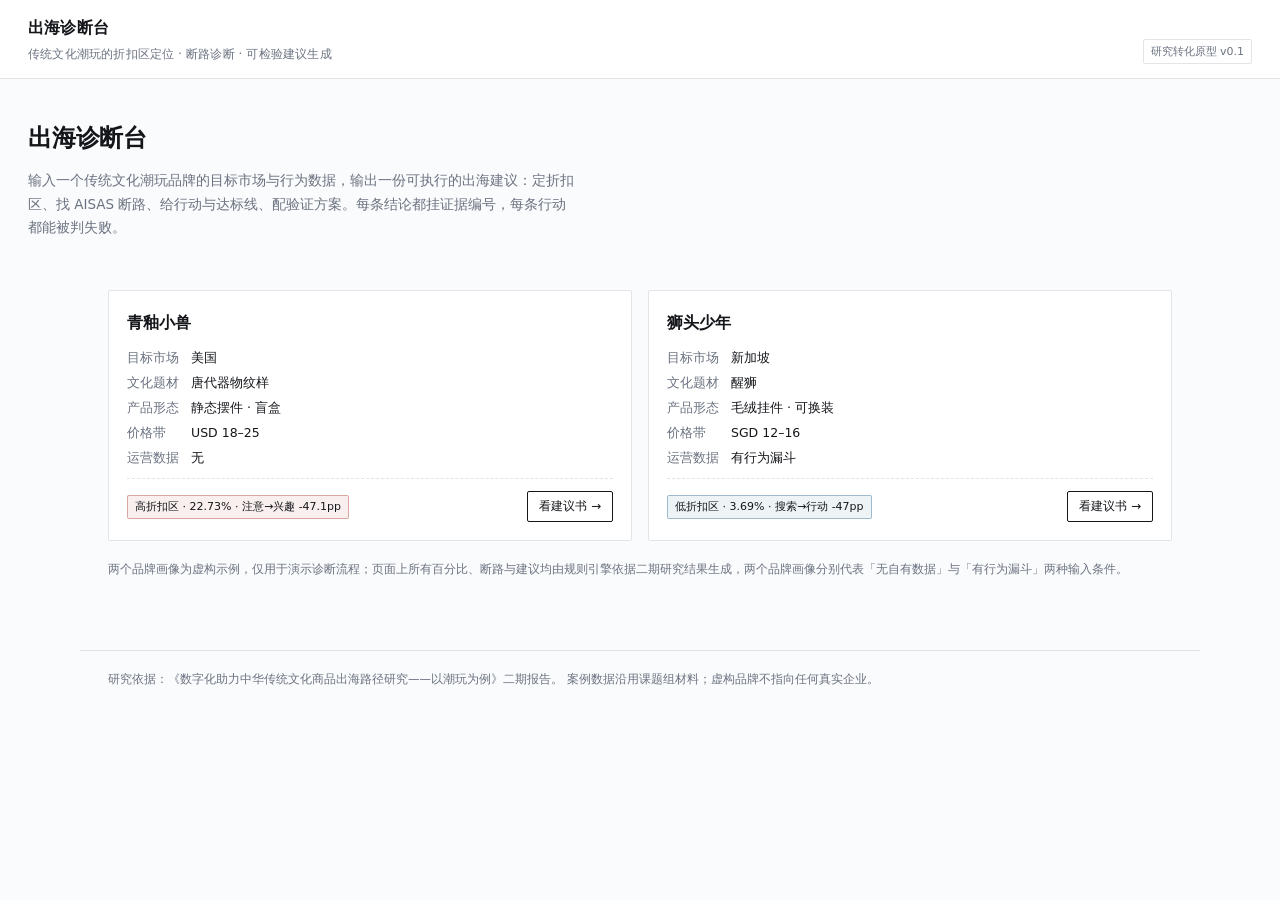
<file: index.html>
<!doctype html>
<html lang="zh-CN"><head><meta charset="utf-8">
<meta name="viewport" content="width=device-width,initial-scale=1">
<title>出海诊断台 · 传统文化潮玩</title>
<link rel="stylesheet" href="assets/style.css">
</head><body>
<div class="top">
  <div class="brand"><a href="index.html">出海诊断台</a><small>传统文化潮玩的折扣区定位 · 断路诊断 · 可检验建议生成</small></div>
  <div class="tag">研究转化原型 v0.1</div>
</div>
<div class="hero">
  <h1>出海诊断台</h1>
  <p>输入一个传统文化潮玩品牌的目标市场与行为数据，输出一份可执行的出海建议：定折扣区、找 AISAS 断路、给行动与达标线、配验证方案。每条结论都挂证据编号，每条行动都能被判失败。</p>
</div>
<div class="wrap">
  <div class="cards"><div class="card">
      <h2>青釉小兽</h2>
      <dl class="kv">
        <dt>目标市场</dt><dd>美国</dd>
        <dt>文化题材</dt><dd>唐代器物纹样</dd>
        <dt>产品形态</dt><dd>静态摆件 · 盲盒</dd>
        <dt>价格带</dt><dd>USD 18–25</dd>
        <dt>运营数据</dt><dd>无</dd>
      </dl>
      <div class="cardfoot">
        <span class="zone z-high">高折扣区 · 22.73% · 注意→兴趣 -47.1pp</span>
        <a class="go" href="brand-qingyou.html">看建议书 →</a>
      </div>
    </div>
<div class="card">
      <h2>狮头少年</h2>
      <dl class="kv">
        <dt>目标市场</dt><dd>新加坡</dd>
        <dt>文化题材</dt><dd>醒狮</dd>
        <dt>产品形态</dt><dd>毛绒挂件 · 可换装</dd>
        <dt>价格带</dt><dd>SGD 12–16</dd>
        <dt>运营数据</dt><dd>有行为漏斗</dd>
      </dl>
      <div class="cardfoot">
        <span class="zone z-low">低折扣区 · 3.69% · 搜索→行动 -47pp</span>
        <a class="go" href="brand-shishi.html">看建议书 →</a>
      </div>
    </div></div>
  <p style="font-size:12px;color:var(--sub);margin-top:18px">
    两个品牌画像为虚构示例，仅用于演示诊断流程；页面上所有百分比、断路与建议均由规则引擎依据二期研究结果生成，两个品牌画像分别代表「无自有数据」与「有行为漏斗」两种输入条件。
  </p>
</div>
<footer>
  研究依据：《数字化助力中华传统文化商品出海路径研究——以潮玩为例》二期报告。
  案例数据沿用课题组材料；虚构品牌不指向任何真实企业。
</footer>
</body></html>
</file>
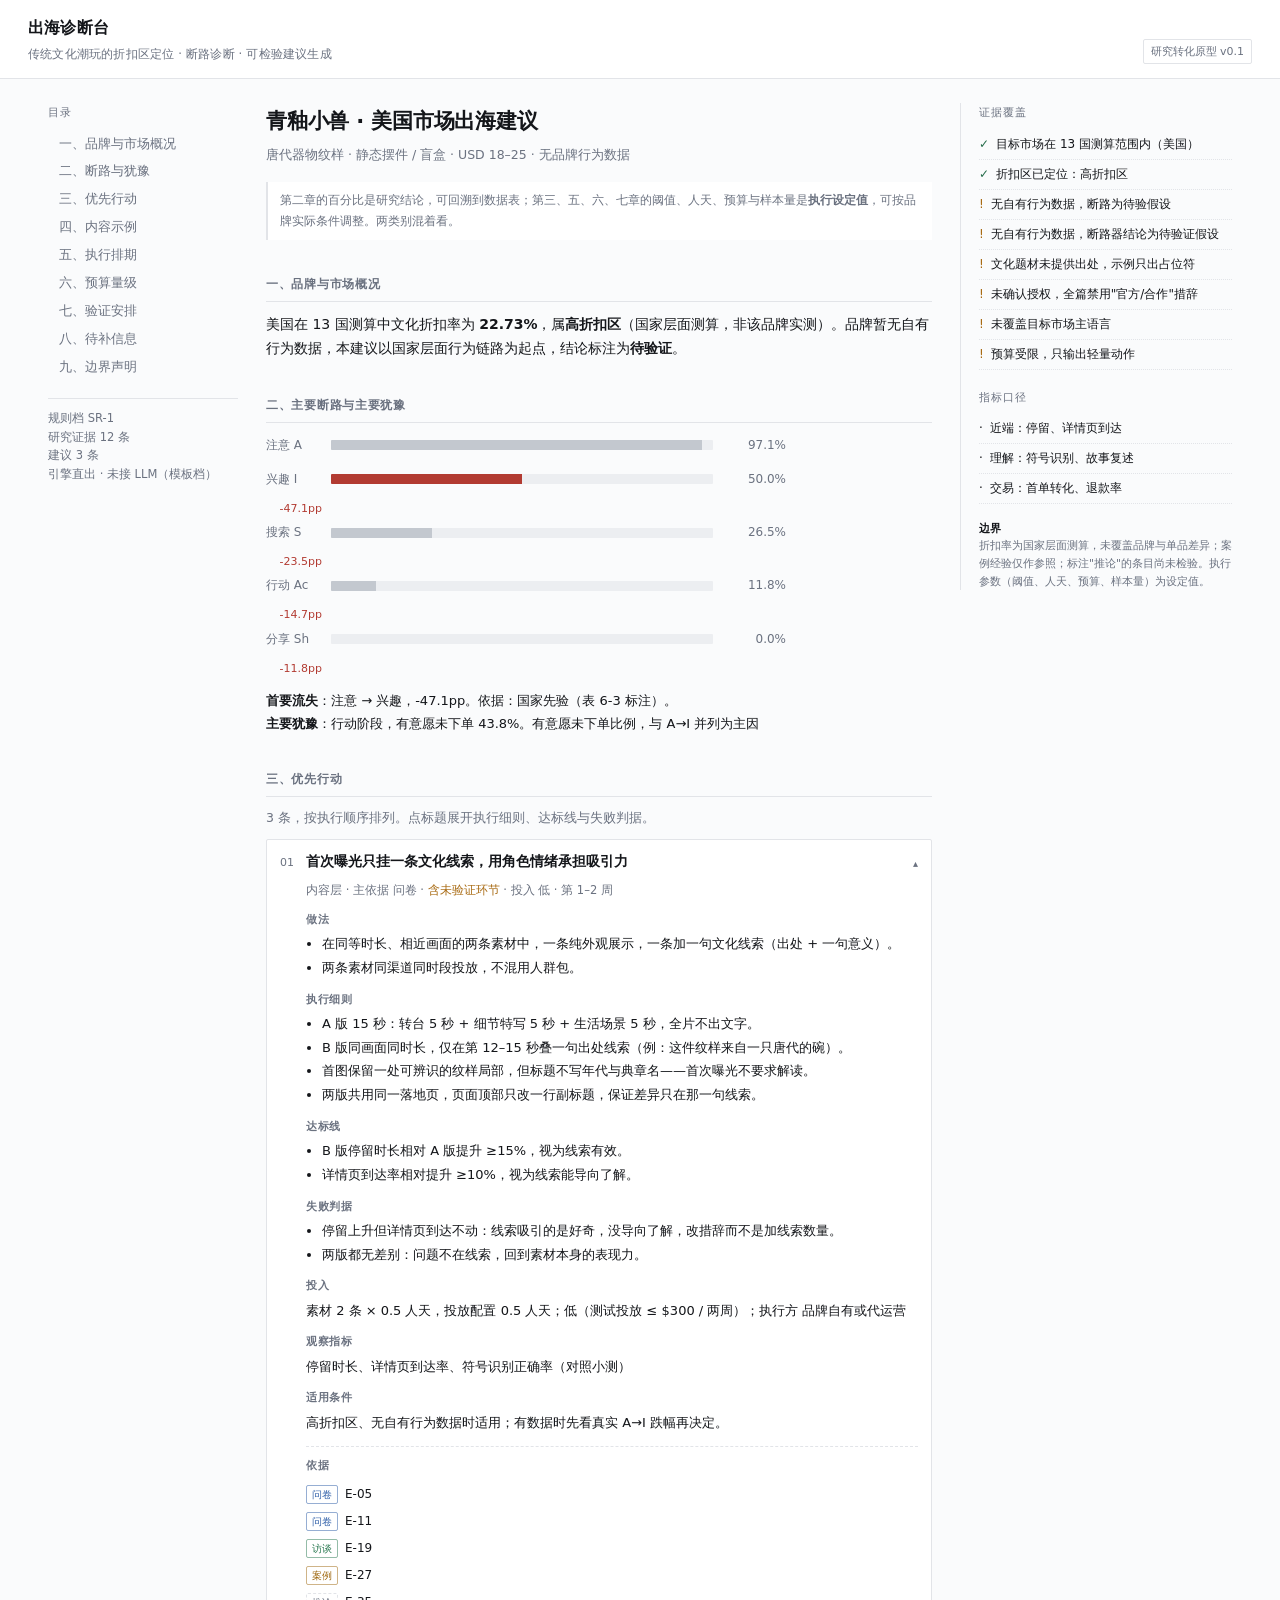
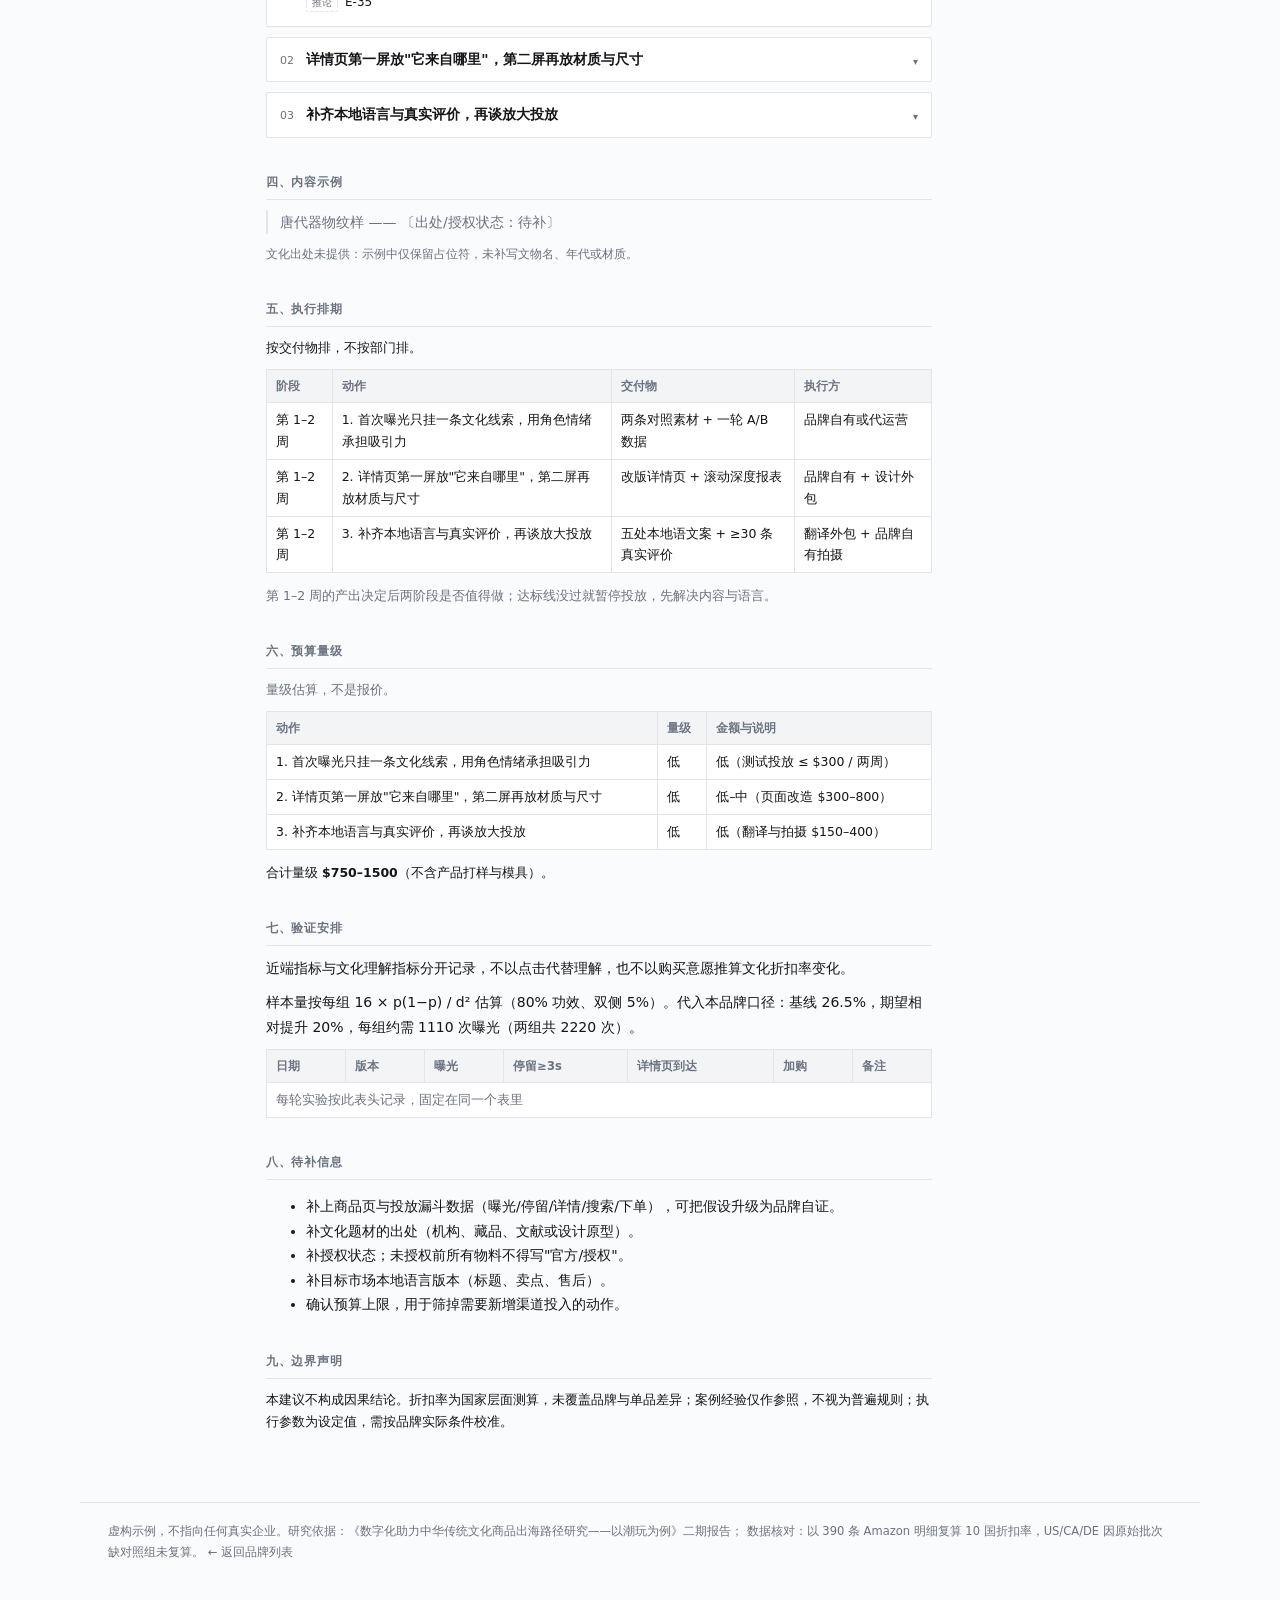
<file: brand-qingyou.html>
<!doctype html>
<html lang="zh-CN"><head><meta charset="utf-8">
<meta name="viewport" content="width=device-width,initial-scale=1">
<title>青釉小兽 · 美国市场出海建议</title>
<link rel="stylesheet" href="assets/style.css">
</head><body>
<div class="top">
  <div class="brand"><a href="index.html">出海诊断台</a><small>传统文化潮玩的折扣区定位 · 断路诊断 · 可检验建议生成</small></div>
  <div class="tag">研究转化原型 v0.1</div>
</div>
<div class="doc">
  <nav class="toc">
    <p class="lbl">目录</p>
    <ol>
      <li><a href="#s1">一、品牌与市场概况</a></li>
      <li><a href="#s2">二、断路与犹豫</a></li>
      <li><a href="#s3">三、优先行动</a></li>
      <li><a href="#s4">四、内容示例</a></li>
      <li><a href="#s5">五、执行排期</a></li>
      <li><a href="#s6">六、预算量级</a></li>
      <li><a href="#s7">七、验证安排</a></li>
      <li><a href="#s8">八、待补信息</a></li>
      <li><a href="#s9">九、边界声明</a></li>
    </ol>
    <div class="meta">规则档 SR-1<br>
      研究证据 12 条<br>
      建议 3 条<br>
      引擎直出 · 未接 LLM（模板档）</div>
  </nav>

  <article>
    <h1>青釉小兽 · 美国市场出海建议</h1>
    <p class="sub">唐代器物纹样 · 静态摆件 / 盲盒 · USD 18–25 · 无品牌行为数据</p>
    <div class="howto">第二章的百分比是研究结论，可回溯到数据表；第三、五、六、七章的阈值、人天、预算与样本量是<b>执行设定值</b>，可按品牌实际条件调整。两类别混着看。</div>

    <h2 class="sec" id="s1">一、品牌与市场概况</h2>
    <p>美国在 13 国测算中文化折扣率为 <b>22.73%</b>，属<b>高折扣区</b>（国家层面测算，非该品牌实测）。品牌暂无自有行为数据，本建议以国家层面行为链路为起点，结论标注为<b>待验证</b>。</p>
    

    <h2 class="sec" id="s2">二、主要断路与主要犹豫</h2>
    <div class="funnel"><div class="row"><span class="st">注意 A</span>
      <span class="bar"><i class="" style="width:97.1%"></i></span>
      <span class="v mono">97.1%</span>
      <span class="d mono"></span></div><div class="row"><span class="st">兴趣 I</span>
      <span class="bar"><i class="pri" style="width:50%"></i></span>
      <span class="v mono">50.0%</span>
      <span class="d mono">-47.1pp</span></div><div class="row"><span class="st">搜索 S</span>
      <span class="bar"><i class="" style="width:26.5%"></i></span>
      <span class="v mono">26.5%</span>
      <span class="d mono">-23.5pp</span></div><div class="row"><span class="st">行动 Ac</span>
      <span class="bar"><i class="" style="width:11.8%"></i></span>
      <span class="v mono">11.8%</span>
      <span class="d mono">-14.7pp</span></div><div class="row"><span class="st">分享 Sh</span>
      <span class="bar"><i class="" style="width:0%"></i></span>
      <span class="v mono">0.0%</span>
      <span class="d mono">-11.8pp</span></div></div>
    <p style="font-size:13px"><b>首要流失</b>：注意 → 兴趣，<span class="mono">-47.1pp</span>。依据：国家先验（表 6-3 标注）。<br>
      <b>主要犹豫</b>：行动阶段，有意愿未下单 <span class="mono">43.8%</span>。有意愿未下单比例，与 A→I 并列为主因</p>
    

    <h2 class="sec" id="s3">三、优先行动</h2>
    <p style="font-size:12.5px;color:var(--sub)">3 条，按执行顺序排列。点标题展开执行细则、达标线与失败判据。</p>
    <details class="rec" open>
  <summary><span class="n mono">01</span>
    <h3>首次曝光只挂一条文化线索，用角色情绪承担吸引力</h3><span class="chev"></span></summary>
  <div class="recbody">
    <div class="meta-line">内容层 · 主依据 问卷 · <em>含未验证环节</em> · 投入 低 · 第 1–2 周</div>
    <div class="block"><h4>做法</h4><ul><li>在同等时长、相近画面的两条素材中，一条纯外观展示，一条加一句文化线索（出处 + 一句意义）。</li><li>两条素材同渠道同时段投放，不混用人群包。</li></ul></div>
    <div class="block"><h4>执行细则</h4><ul><li>A 版 15 秒：转台 5 秒 + 细节特写 5 秒 + 生活场景 5 秒，全片不出文字。</li><li>B 版同画面同时长，仅在第 12–15 秒叠一句出处线索（例：这件纹样来自一只唐代的碗）。</li><li>首图保留一处可辨识的纹样局部，但标题不写年代与典章名——首次曝光不要求解读。</li><li>两版共用同一落地页，页面顶部只改一行副标题，保证差异只在那一句线索。</li></ul></div>
    <div class="block"><h4>达标线</h4><ul><li>B 版停留时长相对 A 版提升 ≥15%，视为线索有效。</li><li>详情页到达率相对提升 ≥10%，视为线索能导向了解。</li></ul></div>
    <div class="block"><h4>失败判据</h4><ul><li>停留上升但详情页到达不动：线索吸引的是好奇，没导向了解，改措辞而不是加线索数量。</li><li>两版都无差别：问题不在线索，回到素材本身的表现力。</li></ul></div>
    <div class="block"><h4>投入</h4><p style="margin:0">素材 2 条 × 0.5 人天，投放配置 0.5 人天；低（测试投放 ≤ $300 / 两周）；执行方 品牌自有或代运营</p></div>
    <div class="block"><h4>观察指标</h4><p style="margin:0">停留时长、详情页到达率、符号识别正确率（对照小测）</p></div>
    <div class="block"><h4>适用条件</h4><p style="margin:0">高折扣区、无自有行为数据时适用；有数据时先看真实 A→I 跌幅再决定。</p></div>
    <div class="ev"><h4 style="margin:0 0 2px;font-size:11px;letter-spacing:.06em;color:var(--sub);text-transform:uppercase">依据</h4><span class="evline"><span class="badge b-survey">问卷</span><span class="mono">E-05</span></span><span class="evline"><span class="badge b-survey">问卷</span><span class="mono">E-11</span></span><span class="evline"><span class="badge b-interview">访谈</span><span class="mono">E-19</span></span><span class="evline"><span class="badge b-case">案例</span><span class="mono">E-27</span></span><span class="evline"><span class="badge b-inference">推论</span><span class="mono">E-35</span></span></div>
  </div>
</details>
<details class="rec">
  <summary><span class="n mono">02</span>
    <h3>详情页第一屏放&quot;它来自哪里&quot;，第二屏再放材质与尺寸</h3><span class="chev"></span></summary>
  <div class="recbody">
    <div class="meta-line">内容层 · 主依据 问卷 · <em>含未验证环节</em> · 投入 低 · 第 1–2 周</div>
    <div class="block"><h4>做法</h4><ul><li>形成兴趣后的第二触点承接出处：角色来源、题材名称、时代或地域、授权状态。</li><li>解释按三层组织：一句概览 → 一屏故事 → 可展开的细节。</li></ul></div>
    <div class="block"><h4>执行细则</h4><ul><li>第 1 屏：一句概览（角色名 + 一句来历），不超过 40 字。</li><li>第 2 屏：一屏故事，配一张出处图或博物馆编号。</li><li>第 3 屏：出处卡（题材名称 / 年代 / 一句意义 / 授权状态），可展开。</li><li>材质、尺寸、重量放到第 4 屏之后——先回答&quot;它是什么&quot;，再回答&quot;它多大&quot;。</li></ul></div>
    <div class="block"><h4>达标线</h4><ul><li>滚动深度 ≥60% 的访客占比提升 ≥8pp。</li><li>文化问答页到达率 ≥15%。</li></ul></div>
    <div class="block"><h4>失败判据</h4><ul><li>滚动深度提升但问答页到达不动：入口太深，把出处卡从第 3 屏提到第 2 屏再测。</li><li>滚动深度反而下降：梗概太长，砍到 40 字以内。</li></ul></div>
    <div class="block"><h4>投入</h4><p style="margin:0">文案 1 人天、设计 1.5 人天；低–中（页面改造 $300–800）；执行方 品牌自有 + 设计外包</p></div>
    <div class="block"><h4>观察指标</h4><p style="margin:0">详情页滚动深度、文化问答页到达率、故事复述准确率</p></div>
    <div class="block"><h4>适用条件</h4><p style="margin:0">文化题材有可核对出处时适用；出处缺失时本条的示例部分留占位符。</p></div>
    <div class="ev"><h4 style="margin:0 0 2px;font-size:11px;letter-spacing:.06em;color:var(--sub);text-transform:uppercase">依据</h4><span class="evline"><span class="badge b-survey">问卷</span><span class="mono">E-08</span></span><span class="evline"><span class="badge b-inference">推论</span><span class="mono">E-36</span></span><span class="evline"><span class="badge b-interview">访谈</span><span class="mono">E-20</span></span></div>
  </div>
</details>
<details class="rec">
  <summary><span class="n mono">03</span>
    <h3>补齐本地语言与真实评价，再谈放大投放</h3><span class="chev"></span></summary>
  <div class="recbody">
    <div class="meta-line">本地化层 · 主依据 问卷 · 投入 低 · 第 1–2 周</div>
    <div class="block"><h4>做法</h4><ul><li>商品页与售后条款按本地语言重写，不用机翻直贴。</li><li>评价稀缺时用开箱实录、工厂实拍、材质实测替代，不购买虚假评价。</li></ul></div>
    <div class="block"><h4>执行细则</h4><ul><li>必须重写的五处：标题 / 5 条卖点 / 尺码材质表 / 退换条款 / 客服 FAQ。</li><li>机翻之后由母语者逐条校对，不接受&quot;能看懂就算&quot;。</li><li>评价区补足前，用 3 条开箱实录（每条 30–60 秒）+ 2 组材质实测图填位。</li><li>把&quot;语言完成 + 评价 ≥30 条&quot;设为投放闸门，写在广告后台的备注里。</li></ul></div>
    <div class="block"><h4>达标线</h4><ul><li>母语者盲评 10 条文案，&quot;可直接上线&quot;≥8 条。</li><li>真实评价 ≥30 条且均分 ≥4.3，才允许加预算。</li></ul></div>
    <div class="block"><h4>失败判据</h4><ul><li>语言改完搜索放弃率不变：问题在评价与信任，不在语言，转去做评价建设。</li><li>评价补到 30 条转化仍不动：价格或物流是瓶颈，回到交易条件排查。</li></ul></div>
    <div class="block"><h4>投入</h4><p style="margin:0">翻译 1–2 人天、母语校对 0.5 人天；低（翻译与拍摄 $150–400）；执行方 翻译外包 + 品牌自有拍摄</p></div>
    <div class="block"><h4>观察指标</h4><p style="margin:0">搜索阶段放弃率、评价区停留、咨询转化率</p></div>
    <div class="block"><h4>适用条件</h4><p style="margin:0">目标市场主语言未覆盖时必出；三区共性门槛。</p></div>
    <div class="ev"><h4 style="margin:0 0 2px;font-size:11px;letter-spacing:.06em;color:var(--sub);text-transform:uppercase">依据</h4><span class="evline"><span class="badge b-survey">问卷</span><span class="mono">E-12</span></span><span class="evline"><span class="badge b-survey">问卷</span><span class="mono">E-13</span></span><span class="evline"><span class="badge b-survey">问卷</span><span class="mono">E-14</span></span><span class="evline"><span class="badge b-survey">问卷</span><span class="mono">E-18</span></span></div>
  </div>
</details>

    <h2 class="sec" id="s4">四、内容示例</h2>
    <p style="border-left:2px solid var(--line);padding-left:12px;color:var(--sub)">唐代器物纹样 —— 〔出处/授权状态：待补〕</p>
    <p style="font-size:12px;color:var(--sub)">文化出处未提供：示例中仅保留占位符，未补写文物名、年代或材质。</p>

    <h2 class="sec" id="s5">五、执行排期</h2>
    <p style="font-size:12.5px">按交付物排，不按部门排。</p>
    <table><thead><tr><th>阶段</th><th>动作</th><th>交付物</th><th>执行方</th></tr></thead><tbody><tr><td>第 1–2 周</td><td>1. 首次曝光只挂一条文化线索，用角色情绪承担吸引力</td>
      <td>两条对照素材 + 一轮 A/B 数据</td><td>品牌自有或代运营</td></tr><tr><td>第 1–2 周</td><td>2. 详情页第一屏放&quot;它来自哪里&quot;，第二屏再放材质与尺寸</td>
      <td>改版详情页 + 滚动深度报表</td><td>品牌自有 + 设计外包</td></tr><tr><td>第 1–2 周</td><td>3. 补齐本地语言与真实评价，再谈放大投放</td>
      <td>五处本地语文案 + ≥30 条真实评价</td><td>翻译外包 + 品牌自有拍摄</td></tr></tbody></table>
    <p style="font-size:12.5px;color:var(--sub)">第 1–2 周的产出决定后两阶段是否值得做；达标线没过就暂停投放，先解决内容与语言。</p>

    <h2 class="sec" id="s6">六、预算量级</h2>
    <p style="font-size:12.5px;color:var(--sub)">量级估算，不是报价。</p>
    <table><thead><tr><th>动作</th><th>量级</th><th>金额与说明</th></tr></thead><tbody><tr><td>1. 首次曝光只挂一条文化线索，用角色情绪承担吸引力</td><td>低</td><td>低（测试投放 ≤ $300 / 两周）</td></tr><tr><td>2. 详情页第一屏放&quot;它来自哪里&quot;，第二屏再放材质与尺寸</td><td>低</td><td>低–中（页面改造 $300–800）</td></tr><tr><td>3. 补齐本地语言与真实评价，再谈放大投放</td><td>低</td><td>低（翻译与拍摄 $150–400）</td></tr></tbody></table>
    <p style="font-size:12.5px">合计量级 <b class="mono">$750–1500</b>（不含产品打样与模具）。</p>

    <h2 class="sec" id="s7">七、验证安排</h2>
    <p>近端指标与文化理解指标分开记录，不以点击代替理解，也不以购买意愿推算文化折扣率变化。</p>
    <p>样本量按每组 <span class="mono">16 × p(1−p) / d²</span> 估算（80% 功效、双侧 5%）。代入本品牌口径：基线 26.5%，期望相对提升 20%，每组约需 1110 次曝光（两组共 2220 次）。</p>
    <table><thead><tr><th>日期</th><th>版本</th><th>曝光</th><th>停留≥3s</th><th>详情页到达</th><th>加购</th><th>备注</th></tr></thead>
      <tbody><tr><td colspan="7" style="color:var(--sub)">每轮实验按此表头记录，固定在同一个表里</td></tr></tbody></table>

    <h2 class="sec" id="s8">八、待补信息</h2>
    <ul><li>补上商品页与投放漏斗数据（曝光/停留/详情/搜索/下单），可把假设升级为品牌自证。</li><li>补文化题材的出处（机构、藏品、文献或设计原型）。</li><li>补授权状态；未授权前所有物料不得写&quot;官方/授权&quot;。</li><li>补目标市场本地语言版本（标题、卖点、售后）。</li><li>确认预算上限，用于筛掉需要新增渠道投入的动作。</li></ul>

    <h2 class="sec" id="s9">九、边界声明</h2>
    <p style="font-size:12.5px">本建议不构成因果结论。折扣率为国家层面测算，未覆盖品牌与单品差异；案例经验仅作参照，不视为普遍规则；执行参数为设定值，需按品牌实际条件校准。</p>
  </article>

  <aside>
  <p class="lbl">证据覆盖</p>
  <div class="chk"><span class="ok">✓</span><span>目标市场在 13 国测算范围内（美国）</span></div>
  <div class="chk"><span class="ok">✓</span><span>折扣区已定位：高折扣区</span></div>
  <div class="chk"><span class="no">!</span><span>无自有行为数据，断路为待验假设</span></div><div class="chk"><span class="no">!</span><span>无自有行为数据，断路器结论为待验证假设</span></div><div class="chk"><span class="no">!</span><span>文化题材未提供出处，示例只出占位符</span></div><div class="chk"><span class="no">!</span><span>未确认授权，全篇禁用&quot;官方/合作&quot;措辞</span></div><div class="chk"><span class="no">!</span><span>未覆盖目标市场主语言</span></div><div class="chk"><span class="no">!</span><span>预算受限，只输出轻量动作</span></div>
  <p class="lbl" style="margin-top:18px">指标口径</p>
  <div class="chk"><span>·</span><span>近端：停留、详情页到达</span></div>
  <div class="chk"><span>·</span><span>理解：符号识别、故事复述</span></div>
  <div class="chk"><span>·</span><span>交易：首单转化、退款率</span></div>
  <div class="note"><b>边界</b><br>折扣率为国家层面测算，未覆盖品牌与单品差异；案例经验仅作参照；标注"推论"的条目尚未检验。执行参数（阈值、人天、预算、样本量）为设定值。</div>
</aside>
</div>
<footer>
  虚构示例，不指向任何真实企业。研究依据：《数字化助力中华传统文化商品出海路径研究——以潮玩为例》二期报告；
  数据核对：以 390 条 Amazon 明细复算 10 国折扣率，US/CA/DE 因原始批次缺对照组未复算。
  <a href="index.html">← 返回品牌列表</a>
</footer>
</body></html>
</file>
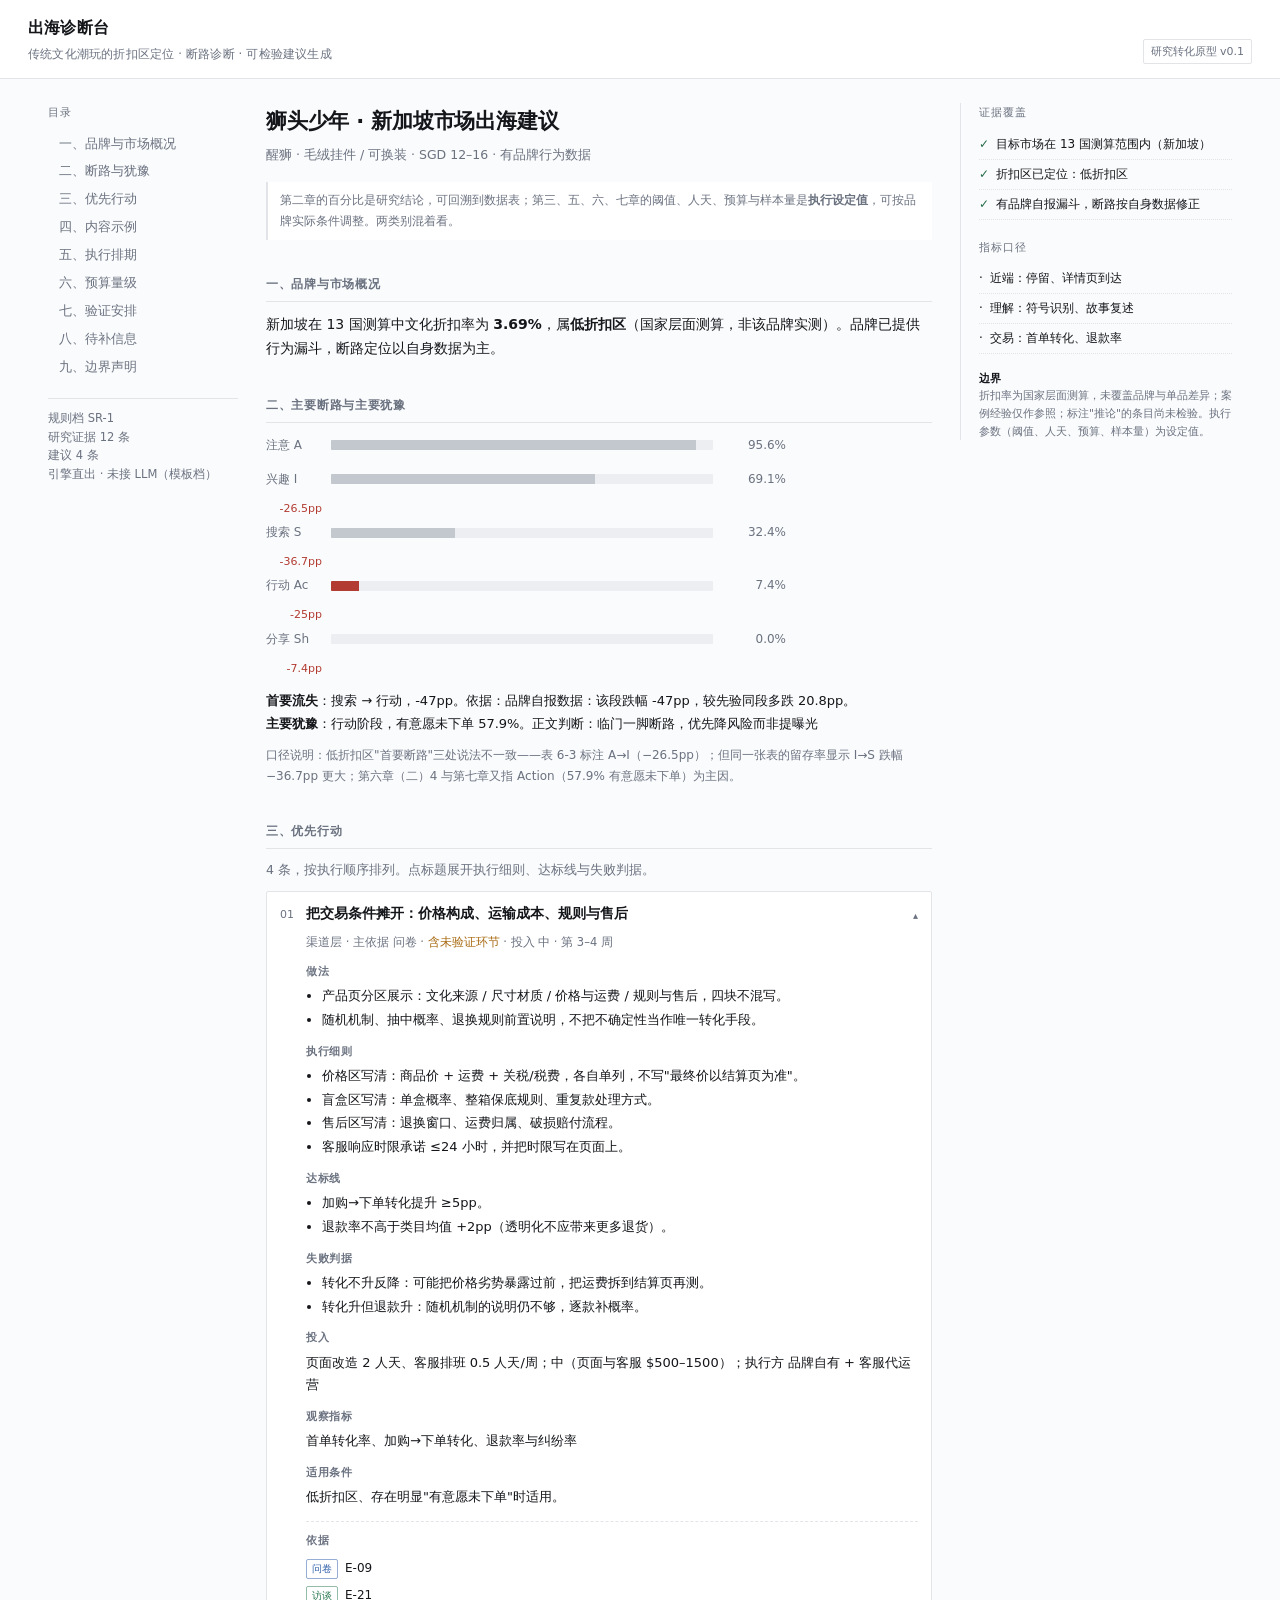
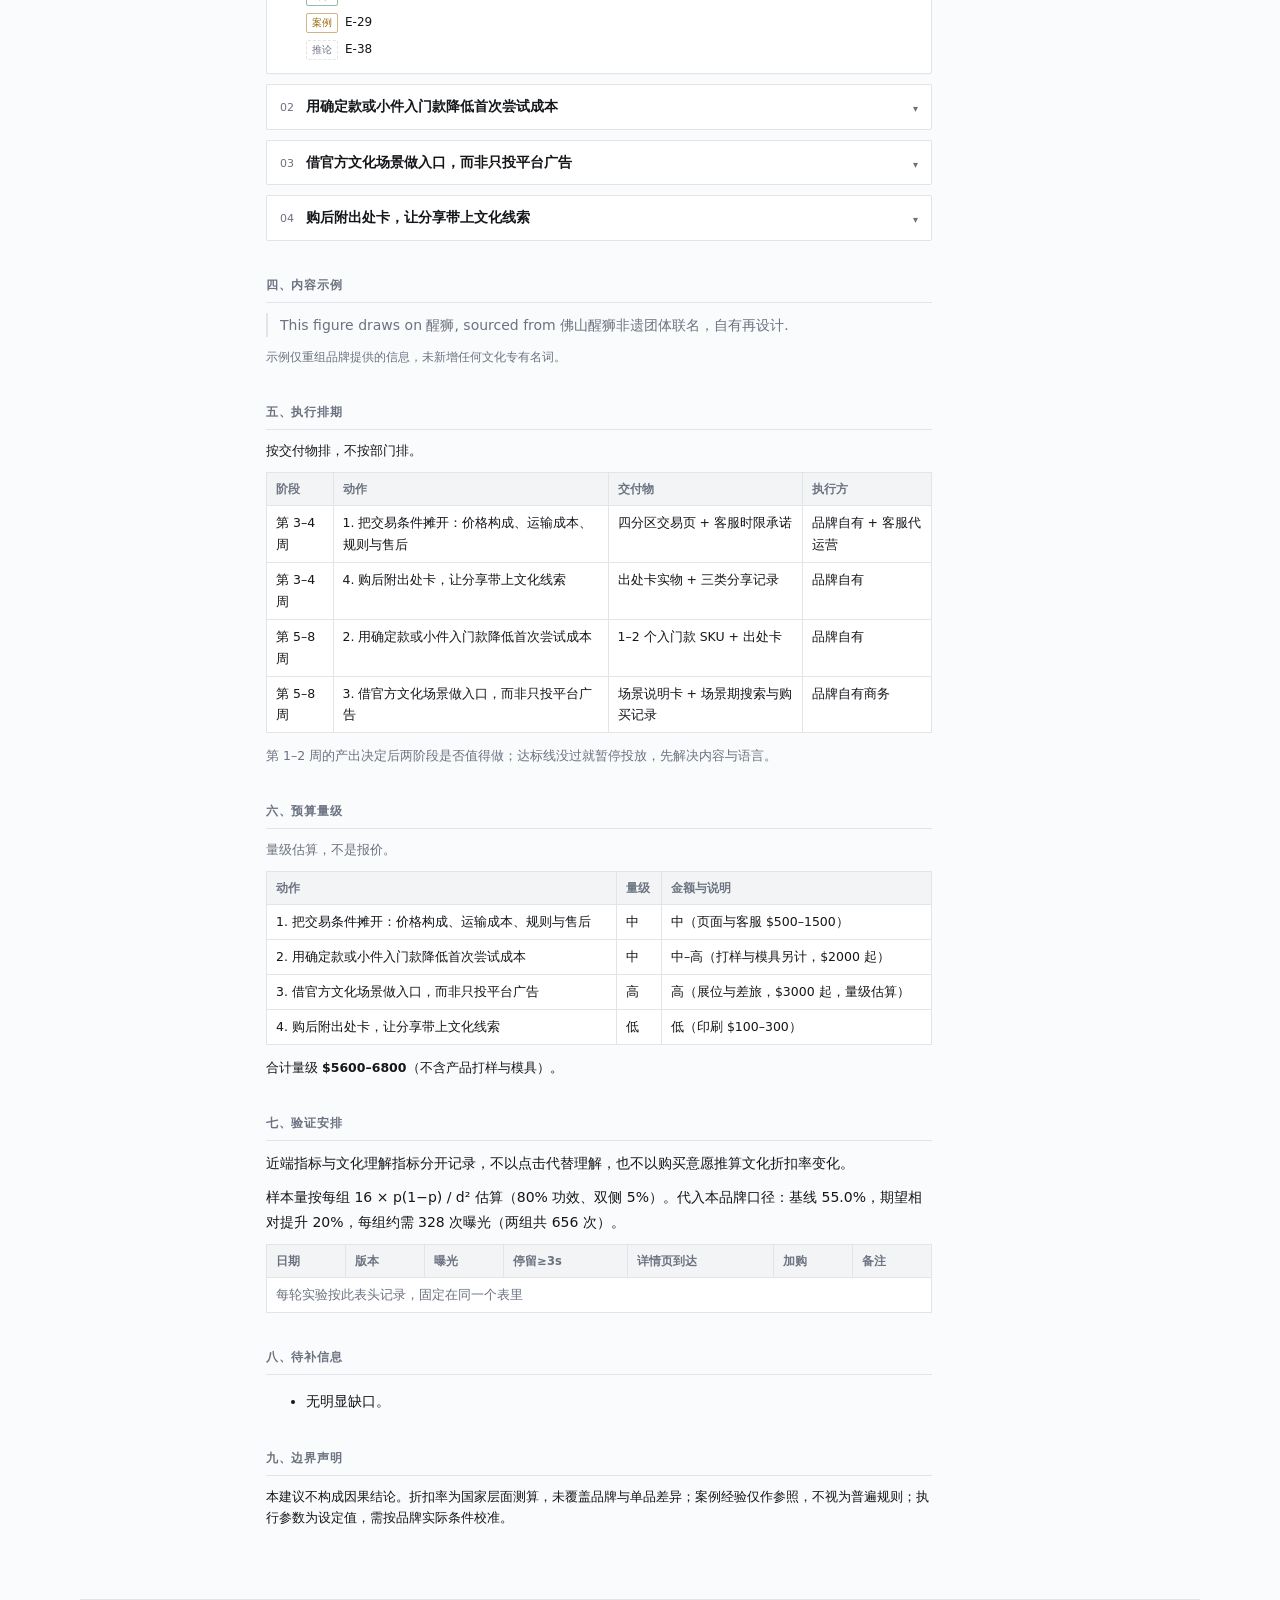
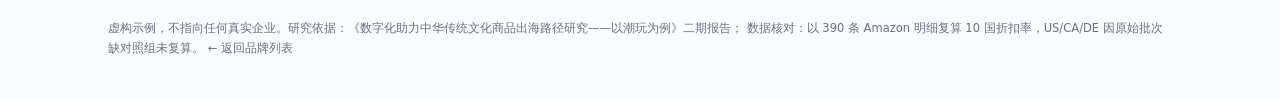
<file: brand-shishi.html>
<!doctype html>
<html lang="zh-CN"><head><meta charset="utf-8">
<meta name="viewport" content="width=device-width,initial-scale=1">
<title>狮头少年 · 新加坡市场出海建议</title>
<link rel="stylesheet" href="assets/style.css">
</head><body>
<div class="top">
  <div class="brand"><a href="index.html">出海诊断台</a><small>传统文化潮玩的折扣区定位 · 断路诊断 · 可检验建议生成</small></div>
  <div class="tag">研究转化原型 v0.1</div>
</div>
<div class="doc">
  <nav class="toc">
    <p class="lbl">目录</p>
    <ol>
      <li><a href="#s1">一、品牌与市场概况</a></li>
      <li><a href="#s2">二、断路与犹豫</a></li>
      <li><a href="#s3">三、优先行动</a></li>
      <li><a href="#s4">四、内容示例</a></li>
      <li><a href="#s5">五、执行排期</a></li>
      <li><a href="#s6">六、预算量级</a></li>
      <li><a href="#s7">七、验证安排</a></li>
      <li><a href="#s8">八、待补信息</a></li>
      <li><a href="#s9">九、边界声明</a></li>
    </ol>
    <div class="meta">规则档 SR-1<br>
      研究证据 12 条<br>
      建议 4 条<br>
      引擎直出 · 未接 LLM（模板档）</div>
  </nav>

  <article>
    <h1>狮头少年 · 新加坡市场出海建议</h1>
    <p class="sub">醒狮 · 毛绒挂件 / 可换装 · SGD 12–16 · 有品牌行为数据</p>
    <div class="howto">第二章的百分比是研究结论，可回溯到数据表；第三、五、六、七章的阈值、人天、预算与样本量是<b>执行设定值</b>，可按品牌实际条件调整。两类别混着看。</div>

    <h2 class="sec" id="s1">一、品牌与市场概况</h2>
    <p>新加坡在 13 国测算中文化折扣率为 <b>3.69%</b>，属<b>低折扣区</b>（国家层面测算，非该品牌实测）。品牌已提供行为漏斗，断路定位以自身数据为主。</p>
    

    <h2 class="sec" id="s2">二、主要断路与主要犹豫</h2>
    <div class="funnel"><div class="row"><span class="st">注意 A</span>
      <span class="bar"><i class="" style="width:95.6%"></i></span>
      <span class="v mono">95.6%</span>
      <span class="d mono"></span></div><div class="row"><span class="st">兴趣 I</span>
      <span class="bar"><i class="" style="width:69.1%"></i></span>
      <span class="v mono">69.1%</span>
      <span class="d mono">-26.5pp</span></div><div class="row"><span class="st">搜索 S</span>
      <span class="bar"><i class="" style="width:32.4%"></i></span>
      <span class="v mono">32.4%</span>
      <span class="d mono">-36.7pp</span></div><div class="row"><span class="st">行动 Ac</span>
      <span class="bar"><i class="pri" style="width:7.4%"></i></span>
      <span class="v mono">7.4%</span>
      <span class="d mono">-25pp</span></div><div class="row"><span class="st">分享 Sh</span>
      <span class="bar"><i class="" style="width:0%"></i></span>
      <span class="v mono">0.0%</span>
      <span class="d mono">-7.4pp</span></div></div>
    <p style="font-size:13px"><b>首要流失</b>：搜索 → 行动，<span class="mono">-47pp</span>。依据：品牌自报数据：该段跌幅 -47pp，较先验同段多跌 20.8pp。<br>
      <b>主要犹豫</b>：行动阶段，有意愿未下单 <span class="mono">57.9%</span>。正文判断：临门一脚断路，优先降风险而非提曝光</p>
    <p style="font-size:12px;color:var(--sub)">口径说明：低折扣区&quot;首要断路&quot;三处说法不一致——表 6-3 标注 A→I（−26.5pp）；但同一张表的留存率显示 I→S 跌幅 −36.7pp 更大；第六章（二）4 与第七章又指 Action（57.9% 有意愿未下单）为主因。</p>

    <h2 class="sec" id="s3">三、优先行动</h2>
    <p style="font-size:12.5px;color:var(--sub)">4 条，按执行顺序排列。点标题展开执行细则、达标线与失败判据。</p>
    <details class="rec" open>
  <summary><span class="n mono">01</span>
    <h3>把交易条件摊开：价格构成、运输成本、规则与售后</h3><span class="chev"></span></summary>
  <div class="recbody">
    <div class="meta-line">渠道层 · 主依据 问卷 · <em>含未验证环节</em> · 投入 中 · 第 3–4 周</div>
    <div class="block"><h4>做法</h4><ul><li>产品页分区展示：文化来源 / 尺寸材质 / 价格与运费 / 规则与售后，四块不混写。</li><li>随机机制、抽中概率、退换规则前置说明，不把不确定性当作唯一转化手段。</li></ul></div>
    <div class="block"><h4>执行细则</h4><ul><li>价格区写清：商品价 + 运费 + 关税/税费，各自单列，不写&quot;最终价以结算页为准&quot;。</li><li>盲盒区写清：单盒概率、整箱保底规则、重复款处理方式。</li><li>售后区写清：退换窗口、运费归属、破损赔付流程。</li><li>客服响应时限承诺 ≤24 小时，并把时限写在页面上。</li></ul></div>
    <div class="block"><h4>达标线</h4><ul><li>加购→下单转化提升 ≥5pp。</li><li>退款率不高于类目均值 +2pp（透明化不应带来更多退货）。</li></ul></div>
    <div class="block"><h4>失败判据</h4><ul><li>转化不升反降：可能把价格劣势暴露过前，把运费拆到结算页再测。</li><li>转化升但退款升：随机机制的说明仍不够，逐款补概率。</li></ul></div>
    <div class="block"><h4>投入</h4><p style="margin:0">页面改造 2 人天、客服排班 0.5 人天/周；中（页面与客服 $500–1500）；执行方 品牌自有 + 客服代运营</p></div>
    <div class="block"><h4>观察指标</h4><p style="margin:0">首单转化率、加购→下单转化、退款率与纠纷率</p></div>
    <div class="block"><h4>适用条件</h4><p style="margin:0">低折扣区、存在明显&quot;有意愿未下单&quot;时适用。</p></div>
    <div class="ev"><h4 style="margin:0 0 2px;font-size:11px;letter-spacing:.06em;color:var(--sub);text-transform:uppercase">依据</h4><span class="evline"><span class="badge b-survey">问卷</span><span class="mono">E-09</span></span><span class="evline"><span class="badge b-interview">访谈</span><span class="mono">E-21</span></span><span class="evline"><span class="badge b-case">案例</span><span class="mono">E-29</span></span><span class="evline"><span class="badge b-inference">推论</span><span class="mono">E-38</span></span></div>
  </div>
</details>
<details class="rec">
  <summary><span class="n mono">02</span>
    <h3>用确定款或小件入门款降低首次尝试成本</h3><span class="chev"></span></summary>
  <div class="recbody">
    <div class="meta-line">产品层 · 主依据 问卷 · <em>含未验证环节</em> · 投入 中 · 第 5–8 周</div>
    <div class="block"><h4>做法</h4><ul><li>在盲盒之外提供确定款或单价更低的小件，作为首次尝试入口。</li><li>入门款承担&quot;看懂题材&quot;的功能：附一张出处卡，不复刻全系列。</li></ul></div>
    <div class="block"><h4>执行细则</h4><ul><li>入门款 1–2 个 SKU，单价压到主力款的 50–60%。</li><li>入门款只保留最易识别的文化符号，不做全套纹样。</li><li>不在入门款上降材质等级——廉价感会污染整个系列认知。</li></ul></div>
    <div class="block"><h4>达标线</h4><ul><li>入门款首单转化 ≥ 主力款 1.5 倍。</li><li>90 天内入门款→常规款复购率 ≥15%。</li></ul></div>
    <div class="block"><h4>失败判据</h4><ul><li>入门款拉低客单价且不复购：撤回，说明价格不是障碍，风险感知才是。</li><li>入门款卖得比主力好且无升级：产品线定位混乱，重做产品梯度。</li></ul></div>
    <div class="block"><h4>投入</h4><p style="margin:0">选品 3 人天，打样 2 周（需前置）；中–高（打样与模具另计，$2000 起）；执行方 品牌自有</p></div>
    <div class="block"><h4>观察指标</h4><p style="margin:0">首单转化率、入门款→常规款升级率、客单价</p></div>
    <div class="block"><h4>适用条件</h4><p style="margin:0">预算受限、盲盒随机性是主要阻碍时适用；未验证，属待验假设。</p></div>
    <div class="ev"><h4 style="margin:0 0 2px;font-size:11px;letter-spacing:.06em;color:var(--sub);text-transform:uppercase">依据</h4><span class="evline"><span class="badge b-survey">问卷</span><span class="mono">E-09</span></span><span class="evline"><span class="badge b-survey">问卷</span><span class="mono">E-10</span></span><span class="evline"><span class="badge b-inference">推论</span><span class="mono">E-37</span></span></div>
  </div>
</details>
<details class="rec">
  <summary><span class="n mono">03</span>
    <h3>借官方文化场景做入口，而非只投平台广告</h3><span class="chev"></span></summary>
  <div class="recbody">
    <div class="meta-line">场景层 · 主依据 案例 · 投入 高 · 第 5–8 周</div>
    <div class="block"><h4>做法</h4><ul><li>优先争取博物馆文创店、文化年、展会中国馆、海外文化节等场景。</li><li>场景内以&quot;可带走的文化说明&quot;配套，不依赖现场讲解。</li></ul></div>
    <div class="block"><h4>执行细则</h4><ul><li>每场配一张 A6 说明卡（题材、年代、一句意义、二维码），可带走。</li><li>现场只放 2–3 个 SKU，留二维码导向完整系列。</li><li>记录场景期带来的搜索量与购买，作为下一场选择的依据。</li></ul></div>
    <div class="block"><h4>达标线</h4><ul><li>场景客流→商品页转化 ≥3%。</li><li>场景期品牌搜索量相对提升 ≥15%。</li></ul></div>
    <div class="block"><h4>失败判据</h4><ul><li>有曝光无搜索：场景人群与产品不匹配，换场景类型（从展会和博物馆之间换）。</li><li>搜索涨但不转化：详情页承接不足，先做内容层。</li></ul></div>
    <div class="block"><h4>投入</h4><p style="margin:0">商务对接 5 人天、现场 3 天；高（展位与差旅，$3000 起，量级估算）；执行方 品牌自有商务</p></div>
    <div class="block"><h4>观察指标</h4><p style="margin:0">场景客流→商品页转化、场景期搜索量增幅、场景成本回收周期</p></div>
    <div class="block"><h4>适用条件</h4><p style="margin:0">有机构合作或文旅渠道可触达时适用。</p></div>
    <div class="ev"><h4 style="margin:0 0 2px;font-size:11px;letter-spacing:.06em;color:var(--sub);text-transform:uppercase">依据</h4><span class="evline"><span class="badge b-case">案例</span><span class="mono">E-28</span></span><span class="evline"><span class="badge b-case">案例</span><span class="mono">E-33</span></span><span class="evline"><span class="badge b-case">案例</span><span class="mono">E-30</span></span></div>
  </div>
</details>
<details class="rec">
  <summary><span class="n mono">04</span>
    <h3>购后附出处卡，让分享带上文化线索</h3><span class="chev"></span></summary>
  <div class="recbody">
    <div class="meta-line">内容层 · 主依据 问卷 · <em>含未验证环节</em> · 投入 低 · 第 3–4 周</div>
    <div class="block"><h4>做法</h4><ul><li>开箱内附一张简洁出处卡（名称 / 时代 / 一句意义 / 二维码看详情）。</li><li>鼓励展示、搭配、涂装、场景搭建，不只晒款式与稀缺性。</li></ul></div>
    <div class="block"><h4>执行细则</h4><ul><li>卡片放在开箱第一层可见位置——放底层等于没放。</li><li>卡片正面只有四行字，二维码指向一屏可读完的故事页。</li><li>评价体系分三类记录：一般晒单 / 提及文化来源 / 能准确解释符号。</li></ul></div>
    <div class="block"><h4>达标线</h4><ul><li>分享率 ≥5%（问卷分享意愿 85% 不等于实际分享率）。</li><li>提及文化来源的内容占比 ≥20%。</li></ul></div>
    <div class="block"><h4>失败判据</h4><ul><li>分享多但文化提及少：卡片没进镜头，换位置或做成立牌。</li><li>卡片被丢：信息量太大，砍到四行以内。</li></ul></div>
    <div class="block"><h4>投入</h4><p style="margin:0">设计与印刷 2 人天；低（印刷 $100–300）；执行方 品牌自有</p></div>
    <div class="block"><h4>观察指标</h4><p style="margin:0">分享率、提及文化来源的内容占比、复述准确率</p></div>
    <div class="block"><h4>适用条件</h4><p style="margin:0">三区分享意愿均高；意愿不等于实际分享率。</p></div>
    <div class="ev"><h4 style="margin:0 0 2px;font-size:11px;letter-spacing:.06em;color:var(--sub);text-transform:uppercase">依据</h4><span class="evline"><span class="badge b-survey">问卷</span><span class="mono">E-17</span></span><span class="evline"><span class="badge b-interview">访谈</span><span class="mono">E-23</span></span><span class="evline"><span class="badge b-inference">推论</span><span class="mono">E-39</span></span></div>
  </div>
</details>

    <h2 class="sec" id="s4">四、内容示例</h2>
    <p style="border-left:2px solid var(--line);padding-left:12px;color:var(--sub)">This figure draws on 醒狮, sourced from 佛山醒狮非遗团体联名，自有再设计.</p>
    <p style="font-size:12px;color:var(--sub)">示例仅重组品牌提供的信息，未新增任何文化专有名词。</p>

    <h2 class="sec" id="s5">五、执行排期</h2>
    <p style="font-size:12.5px">按交付物排，不按部门排。</p>
    <table><thead><tr><th>阶段</th><th>动作</th><th>交付物</th><th>执行方</th></tr></thead><tbody><tr><td>第 3–4 周</td><td>1. 把交易条件摊开：价格构成、运输成本、规则与售后</td>
      <td>四分区交易页 + 客服时限承诺</td><td>品牌自有 + 客服代运营</td></tr><tr><td>第 3–4 周</td><td>4. 购后附出处卡，让分享带上文化线索</td>
      <td>出处卡实物 + 三类分享记录</td><td>品牌自有</td></tr><tr><td>第 5–8 周</td><td>2. 用确定款或小件入门款降低首次尝试成本</td>
      <td>1–2 个入门款 SKU + 出处卡</td><td>品牌自有</td></tr><tr><td>第 5–8 周</td><td>3. 借官方文化场景做入口，而非只投平台广告</td>
      <td>场景说明卡 + 场景期搜索与购买记录</td><td>品牌自有商务</td></tr></tbody></table>
    <p style="font-size:12.5px;color:var(--sub)">第 1–2 周的产出决定后两阶段是否值得做；达标线没过就暂停投放，先解决内容与语言。</p>

    <h2 class="sec" id="s6">六、预算量级</h2>
    <p style="font-size:12.5px;color:var(--sub)">量级估算，不是报价。</p>
    <table><thead><tr><th>动作</th><th>量级</th><th>金额与说明</th></tr></thead><tbody><tr><td>1. 把交易条件摊开：价格构成、运输成本、规则与售后</td><td>中</td><td>中（页面与客服 $500–1500）</td></tr><tr><td>2. 用确定款或小件入门款降低首次尝试成本</td><td>中</td><td>中–高（打样与模具另计，$2000 起）</td></tr><tr><td>3. 借官方文化场景做入口，而非只投平台广告</td><td>高</td><td>高（展位与差旅，$3000 起，量级估算）</td></tr><tr><td>4. 购后附出处卡，让分享带上文化线索</td><td>低</td><td>低（印刷 $100–300）</td></tr></tbody></table>
    <p style="font-size:12.5px">合计量级 <b class="mono">$5600–6800</b>（不含产品打样与模具）。</p>

    <h2 class="sec" id="s7">七、验证安排</h2>
    <p>近端指标与文化理解指标分开记录，不以点击代替理解，也不以购买意愿推算文化折扣率变化。</p>
    <p>样本量按每组 <span class="mono">16 × p(1−p) / d²</span> 估算（80% 功效、双侧 5%）。代入本品牌口径：基线 55.0%，期望相对提升 20%，每组约需 328 次曝光（两组共 656 次）。</p>
    <table><thead><tr><th>日期</th><th>版本</th><th>曝光</th><th>停留≥3s</th><th>详情页到达</th><th>加购</th><th>备注</th></tr></thead>
      <tbody><tr><td colspan="7" style="color:var(--sub)">每轮实验按此表头记录，固定在同一个表里</td></tr></tbody></table>

    <h2 class="sec" id="s8">八、待补信息</h2>
    <ul><li>无明显缺口。</li></ul>

    <h2 class="sec" id="s9">九、边界声明</h2>
    <p style="font-size:12.5px">本建议不构成因果结论。折扣率为国家层面测算，未覆盖品牌与单品差异；案例经验仅作参照，不视为普遍规则；执行参数为设定值，需按品牌实际条件校准。</p>
  </article>

  <aside>
  <p class="lbl">证据覆盖</p>
  <div class="chk"><span class="ok">✓</span><span>目标市场在 13 国测算范围内（新加坡）</span></div>
  <div class="chk"><span class="ok">✓</span><span>折扣区已定位：低折扣区</span></div>
  <div class="chk"><span class="ok">✓</span><span>有品牌自报漏斗，断路按自身数据修正</span></div>
  <p class="lbl" style="margin-top:18px">指标口径</p>
  <div class="chk"><span>·</span><span>近端：停留、详情页到达</span></div>
  <div class="chk"><span>·</span><span>理解：符号识别、故事复述</span></div>
  <div class="chk"><span>·</span><span>交易：首单转化、退款率</span></div>
  <div class="note"><b>边界</b><br>折扣率为国家层面测算，未覆盖品牌与单品差异；案例经验仅作参照；标注"推论"的条目尚未检验。执行参数（阈值、人天、预算、样本量）为设定值。</div>
</aside>
</div>
<footer>
  虚构示例，不指向任何真实企业。研究依据：《数字化助力中华传统文化商品出海路径研究——以潮玩为例》二期报告；
  数据核对：以 390 条 Amazon 明细复算 10 国折扣率，US/CA/DE 因原始批次缺对照组未复算。
  <a href="index.html">← 返回品牌列表</a>
</footer>
</body></html>
</file>
<file: assets/style.css>
*{box-sizing:border-box}
:root{--ink:#14161a;--sub:#6b7280;--line:#e2e4e8;--card:#fff;--bg:#fafbfc;
--hi:#b23b32;--mid:#b07818;--low:#25668c;--ok:#256c4a;--warn:#a86a12;
--survey:#2f5fa8;--inter:#2b7a52;--case:#a06a12;--infer:#6b7280}
html{scroll-behavior:smooth}
body{margin:0;background:var(--bg);color:var(--ink);font-size:14px;line-height:1.75;
font-family:-apple-system,"Segoe UI","PingFang SC","Microsoft YaHei",system-ui,sans-serif}
a{color:inherit;text-decoration:none}
.mono{font-variant-numeric:tabular-nums}
/* header */
.top{border-bottom:1px solid var(--line);background:var(--card);padding:14px 28px;
display:flex;align-items:flex-end;justify-content:space-between;gap:16px;flex-wrap:wrap}
.brand{font-size:16px;font-weight:650;letter-spacing:.2px}
.brand small{display:block;font-weight:400;font-size:11.5px;color:var(--sub);margin-top:2px}
.tag{font-size:11px;border:1px solid var(--line);border-radius:2px;padding:2px 7px;color:var(--sub);white-space:nowrap}
/* hero on index */
.hero{padding:38px 28px 24px;max-width:1020px}
.hero h1{margin:0 0 10px;font-size:24px;font-weight:680;letter-spacing:-.2px}
.hero p{margin:0;color:var(--sub);max-width:64ch;font-size:13.5px}
.wrap{max-width:1120px;margin:0 auto;padding:0 28px 60px}
/* index cards */
.cards{display:grid;grid-template-columns:1fr 1fr;gap:16px;margin:26px 0 8px}
.card{border:1px solid var(--line);background:var(--card);border-radius:2px;padding:18px;
display:flex;flex-direction:column;gap:10px}
.card h2{margin:0;font-size:16px;font-weight:650}
.kv{display:grid;grid-template-columns:auto 1fr;gap:3px 12px;font-size:12.5px;margin:0}
.kv dt{color:var(--sub)}
.kv dd{margin:0}
.cardfoot{margin-top:auto;display:flex;align-items:center;justify-content:space-between;
border-top:1px dashed var(--line);padding-top:12px;gap:10px}
.zone{font-size:11px;padding:1px 7px;border-radius:2px;border:1px solid var(--line)}
.z-high{background:rgba(178,59,50,.08);border-color:rgba(178,59,50,.4)}
.z-mid{background:rgba(176,120,24,.08);border-color:rgba(176,120,24,.4)}
.z-low{background:rgba(37,102,140,.08);border-color:rgba(37,102,140,.4)}
.go{font-size:12px;border:1px solid var(--ink);padding:4px 11px;border-radius:2px}
.go:hover{background:var(--ink);color:#fff}
/* doc layout */
.doc{display:grid;grid-template-columns:190px minmax(0,1fr) 272px;gap:28px;align-items:start;
padding:24px 28px 60px;max-width:1240px;margin:0 auto}
nav.toc{position:sticky;top:16px;font-size:12.5px}
nav.toc .lbl{color:var(--sub);font-size:10.5px;letter-spacing:.08em;text-transform:uppercase;margin:0 0 8px}
nav.toc ol{list-style:none;margin:0 0 18px;padding:0}
nav.toc li{padding:3px 0 3px 9px;border-left:2px solid transparent}
nav.toc li:hover{border-left-color:var(--line)}
nav.toc a{color:var(--sub)}
nav.toc a:hover{color:var(--ink)}
.meta{font-size:11.5px;color:var(--sub);border-top:1px solid var(--line);padding-top:10px;line-height:1.6}
/* article */
article{min-width:0}
article h1{margin:0 0 4px;font-size:21px;font-weight:680;letter-spacing:-.2px}
.sub{color:var(--sub);font-size:12.5px;margin:0 0 6px}
.howto{font-size:12px;color:var(--sub);border-left:2px solid var(--line);padding:8px 12px;
margin:16px 0 4px;background:var(--card)}
h2.sec{font-size:12px;letter-spacing:.06em;text-transform:uppercase;color:var(--sub);
font-weight:600;margin:34px 0 10px;padding-bottom:6px;border-bottom:1px solid var(--line)}
p{margin:0 0 10px}
/* funnel */
.funnel{margin:8px 0 10px;max-width:520px}
.row{display:grid;grid-template-columns:56px 1fr 64px;align-items:center;gap:9px;font-size:12px;padding:2px 0}
.row .st{color:var(--sub)}
.bar{height:10px;background:#eceef1;border-radius:1px;overflow:hidden}
.bar i{display:block;height:100%;background:#c3c8cf}
.bar i.pri{background:var(--hi)}
.row .v{text-align:right;color:var(--sub)}
.row .d{text-align:right;color:var(--hi);font-size:11px}
/* recommendation */
details.rec{border:1px solid var(--line);background:var(--card);border-radius:2px;margin:0 0 10px}
details.rec[open]{box-shadow:0 1px 0 rgba(0,0,0,.02)}
details.rec>summary{cursor:pointer;list-style:none;padding:11px 13px;display:flex;gap:10px;align-items:flex-start}
details.rec>summary::-webkit-details-marker{display:none}
details.rec>summary .n{font-size:11px;color:var(--sub);padding-top:2px;flex:none;width:16px}
details.rec>summary h3{margin:0;font-size:14px;font-weight:640;flex:1;line-height:1.5}
details.rec>summary .chev{font-size:10px;color:var(--sub);padding-top:4px}
details.rec[open]>summary .chev::after{content:"▴"}
details.rec:not([open])>summary .chev::after{content:"▾"}
.recbody{padding:0 13px 13px 39px;font-size:13px}
.meta-line{font-size:11.5px;color:var(--sub);margin:-4px 0 10px}
.meta-line em{font-style:normal;color:var(--warn)}
.block{margin:10px 0 0}
.block h4{margin:0 0 4px;font-size:11px;letter-spacing:.06em;color:var(--sub);text-transform:uppercase;font-weight:600}
.block ul{margin:0;padding-left:16px}
.block li{margin:1px 0}
.ev{margin-top:12px;border-top:1px dashed var(--line);padding-top:9px;display:grid;gap:6px}
.evline{display:flex;gap:7px;align-items:baseline;font-size:12px}
.badge{flex:none;font-size:10px;padding:0 5px;border-radius:2px;border:1px solid var(--line);color:var(--sub)}
.b-survey{border-color:rgba(47,95,168,.5);color:var(--survey)}
.b-interview{border-color:rgba(43,122,82,.5);color:var(--inter)}
.b-case{border-color:rgba(160,106,18,.5);color:var(--case)}
.b-inference{border-style:dashed;color:var(--infer)}
/* tables */
table{border-collapse:collapse;width:100%;font-size:12.5px;margin:6px 0 12px}
th,td{border:1px solid var(--line);padding:6px 9px;text-align:left;vertical-align:top;background:var(--card)}
th{background:#f2f4f6;font-weight:600;font-size:11.5px;color:var(--sub)}
/* aside */
aside{position:sticky;top:16px;font-size:12px;border-left:1px solid var(--line);padding-left:18px}
aside .lbl{color:var(--sub);font-size:10.5px;letter-spacing:.08em;text-transform:uppercase;margin:0 0 8px}
.chk{display:flex;gap:7px;padding:4px 0;border-bottom:1px dotted var(--line)}
.chk .ok{color:var(--ok);flex:none}.chk .no{color:var(--warn);flex:none}
.note{font-size:11px;color:var(--sub);margin-top:16px;line-height:1.6}
.note b{color:var(--ink)}
footer{border-top:1px solid var(--line);padding:18px 28px 40px;font-size:11.5px;color:var(--sub);
max-width:1120px;margin:0 auto}
@media(max-width:900px){
.doc{grid-template-columns:1fr;padding:20px 16px 40px;gap:20px}
nav.toc{position:static;border-bottom:1px solid var(--line);padding-bottom:12px}
nav.toc ol{display:flex;flex-wrap:wrap;gap:4px 14px}
nav.toc li{border-left:none;padding:0}
aside{position:static;border-left:none;border-top:1px solid var(--line);padding:14px 0 0}
.top,.hero{padding-left:16px;padding-right:16px}
.cards{grid-template-columns:1fr}
footer{padding:16px}
table{display:block;overflow-x:auto}
}
</file>
